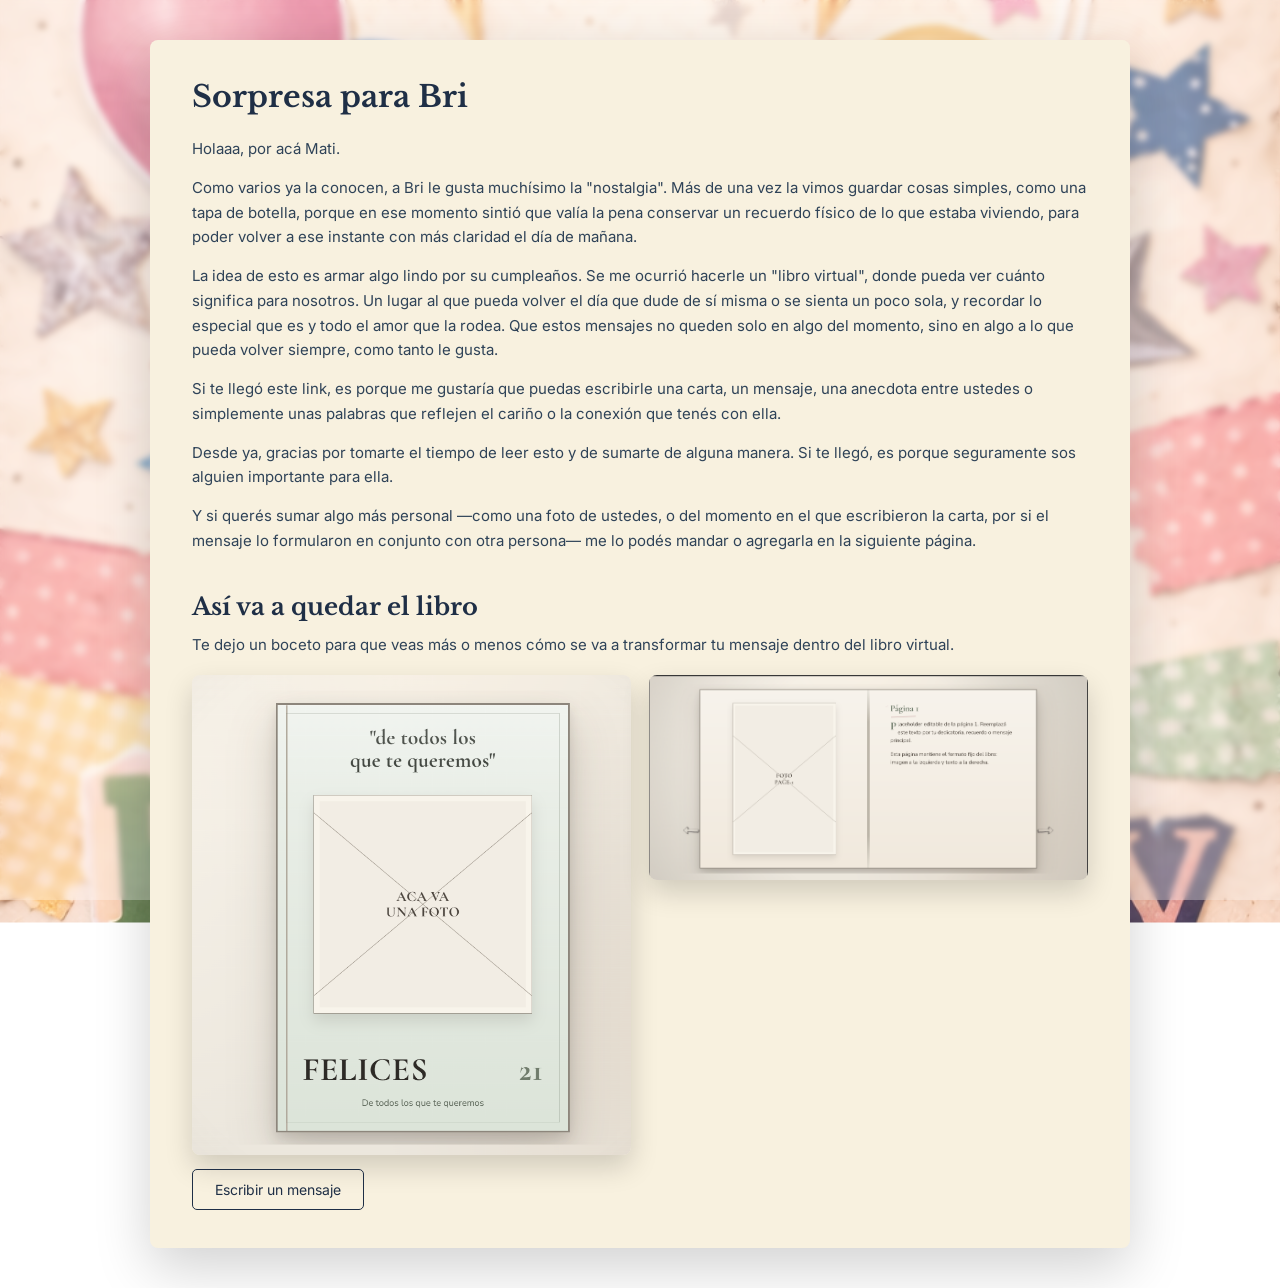
<file: index.html>
<!DOCTYPE html>
<html lang="es">
<head>
  <meta charset="UTF-8">
  <meta name="viewport" content="width=device-width, initial-scale=1.0">
  <title>Una carta para vos</title>

  <link href="https://fonts.googleapis.com/css2?family=Libre+Baskerville&family=Inter:wght@300;400;500&display=swap" rel="stylesheet">
  <link rel="stylesheet" href="Style.css">
</head>
<body>

  <main>

    <section class="carta" id="cartaPrincipal">
      <h1>Sorpresa para Bri</h1>

      <p>Holaaa, por acá Mati.</p>

      <p>
        Como varios ya la conocen, a Bri le gusta muchísimo la "nostalgia".
        Más de una vez la vimos guardar cosas simples, como una tapa de botella,
        porque en ese momento sintió que valía la pena conservar un recuerdo físico
        de lo que estaba viviendo, para poder volver a ese instante con más claridad el día de mañana.
      </p>

      <p>
        La idea de esto es armar algo lindo por su cumpleaños.
        Se me ocurrió hacerle un "libro virtual", donde pueda ver cuánto significa para nosotros.
        Un lugar al que pueda volver el día que dude de sí misma o se sienta un poco sola,
        y recordar lo especial que es y todo el amor que la rodea.
        Que estos mensajes no queden solo en algo del momento,
        sino en algo a lo que pueda volver siempre, como tanto le gusta.
      </p>

      <p>
        Si te llegó este link, es porque me gustaría que puedas escribirle una carta,
        un mensaje, una anecdota entre ustedes o simplemente unas palabras que reflejen el cariño o la conexión que tenés con ella.
      </p>

      <p>
        Desde ya, gracias por tomarte el tiempo de leer esto y de sumarte de alguna manera.
        Si te llegó, es porque seguramente sos alguien importante para ella.
      </p>

      <p>
        Y si querés sumar algo más personal —como una foto de ustedes,
        o del momento en el que escribieron la carta,
        por si el mensaje lo formularon en conjunto con otra persona—
        me lo podés mandar o agregarla en la siguiente página.
      </p>

      <section class="preview-libro">
        <h2>Así va a quedar el libro</h2>
        <p>
          Te dejo un boceto para que veas más o menos cómo se va a transformar
          tu mensaje dentro del libro virtual.
        </p>

        <div class="preview-grid">
          <figure class="preview-item">
            <img src="boceto-portada.png" alt="Boceto de portada del libro">
          </figure>

          <figure class="preview-item">
            <img src="boceto-interior.png" alt="Boceto de una página interior del libro">
          </figure>
        </div>
      </section>

      <button type="button" id="btnAbrirFormulario">Escribir un mensaje</button>
    </section>

    <section class="formulario" id="contenedorFormulario">
      <h2>Dejá tu mensaje</h2>

      <form
        id="formCarta"
        action="https://api.web3forms.com/submit"
        method="POST"
      >
        <input type="hidden" name="access_key" value="314661be-7d50-4c9a-a743-e65715cbb8c8">
        <input type="hidden" name="subject" value="Nuevo mensaje para Bri">
        <input type="hidden" name="from_name" value="Cartas para Bri">

        <div>
          <label for="name">Tu nombre</label>
          <input
            type="text"
            id="name"
            name="name"
            placeholder="Escribe tu nombre"
            required
          >
        </div>

        <div>
          <label for="message">Tu mensaje</label>
          <textarea
            id="message"
            name="message"
            rows="8"
            placeholder="Escribe acá lo que quieras decir..."
            required
          ></textarea>
        </div>

        <div class="campo-archivo">
          <label for="attachment">Adjuntar imagen (opcional)</label>
          <input
            type="file"
            id="attachment"
            name="attachment"
            data-advanced="true"
            accept="image/*"
            data-max-file-size="10MB"
            data-max-files="1"
            data-content='Arrastra una imagen o <span class="filepond--label-action">búscala</span>'
          >
          <p class="ayuda-archivo">
            Si querés, podés adjuntar una foto de ustedes o del momento en que escribieron la carta.
          </p>
        </div>

        <div class="botones-formulario">
          <button type="submit">Enviar mensaje</button>
          <button type="button" id="btnVolverCarta">Volver</button>
        </div>
      </form>
    </section>

  </main>

  <script>
    var btnAbrirFormulario = document.getElementById("btnAbrirFormulario");
    var btnVolverCarta = document.getElementById("btnVolverCarta");
    var cartaPrincipal = document.getElementById("cartaPrincipal");
    var contenedorFormulario = document.getElementById("contenedorFormulario");

    btnAbrirFormulario.addEventListener("click", function () {
      cartaPrincipal.style.display = "none";
      contenedorFormulario.style.display = "block";
    });

    btnVolverCarta.addEventListener("click", function () {
      contenedorFormulario.style.display = "none";
      cartaPrincipal.style.display = "block";
    });
  </script>

  <script src="https://web3forms.com/client/script.js" async defer></script>
</body>
</html>
</file>
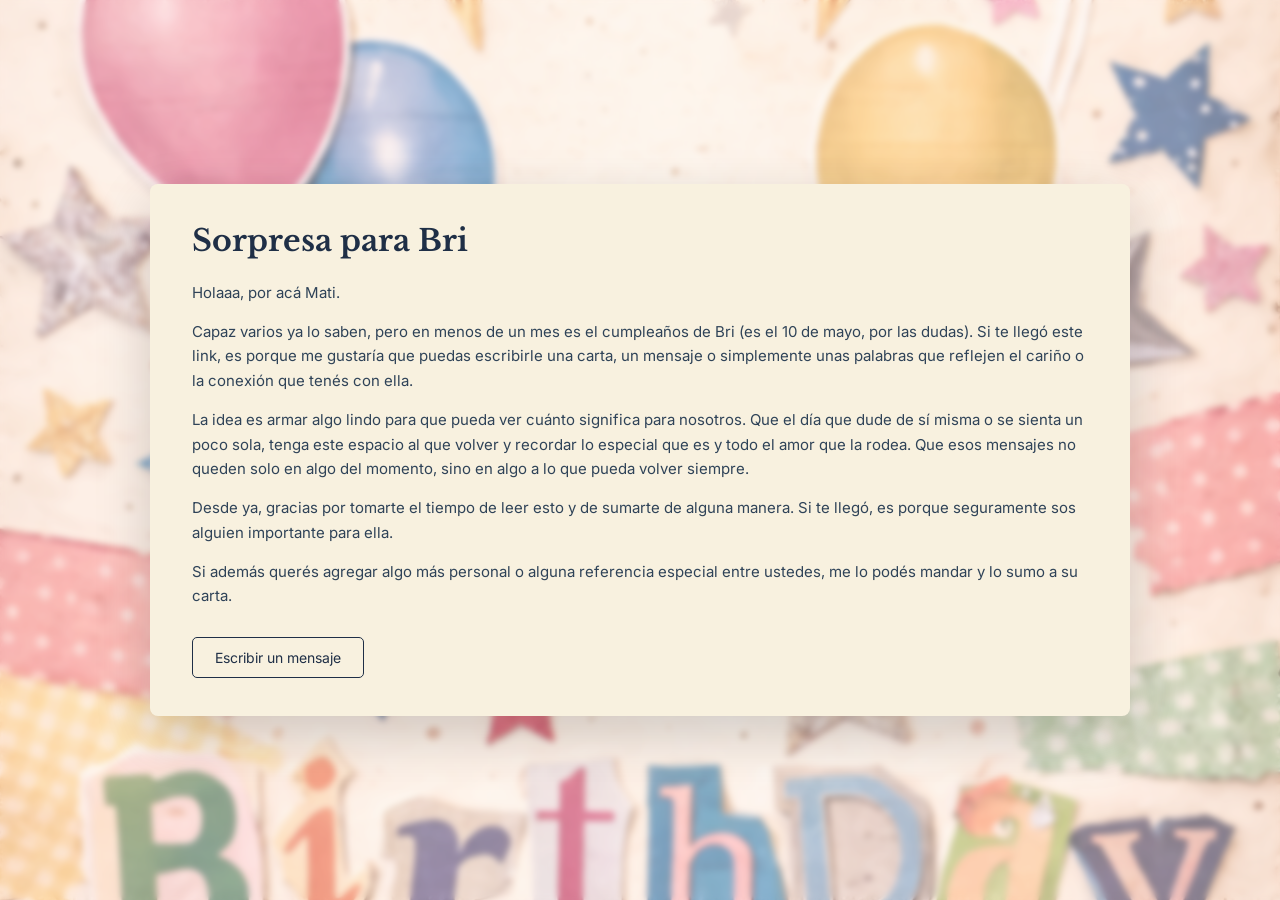
<file: index.html.html>
<!DOCTYPE html>
<html lang="es">
<head>
  <meta charset="UTF-8">
  <meta name="viewport" content="width=device-width, initial-scale=1.0">
  <title>Una carta para vos</title>

  <link href="https://fonts.googleapis.com/css2?family=Libre+Baskerville&family=Inter:wght@300;400&display=swap" rel="stylesheet">
  <link rel="stylesheet" href="Style.css">
</head>
<body>

  <main>

    <!-- CARTA -->
    <section class="carta" id="cartaPrincipal">
      <h1>Sorpresa para Bri</h1>

      <p>Holaaa, por acá Mati.</p>

      <p>
        Capaz varios ya lo saben, pero en menos de un mes es el cumpleaños de Bri
        (es el 10 de mayo, por las dudas). Si te llegó este link, es porque me gustaría
        que puedas escribirle una carta, un mensaje o simplemente unas palabras que
        reflejen el cariño o la conexión que tenés con ella.
      </p>

      <p>
        La idea es armar algo lindo para que pueda ver cuánto significa para nosotros.
        Que el día que dude de sí misma o se sienta un poco sola, tenga este espacio
        al que volver y recordar lo especial que es y todo el amor que la rodea.
        Que esos mensajes no queden solo en algo del momento, sino en algo a lo que
        pueda volver siempre.
      </p>

      <p>
        Desde ya, gracias por tomarte el tiempo de leer esto y de sumarte de alguna manera.
        Si te llegó, es porque seguramente sos alguien importante para ella.
      </p>

      <p>
        Si además querés agregar algo más personal o alguna referencia especial entre ustedes,
        me lo podés mandar y lo sumo a su carta.
      </p>

      <button type="button" id="btnAbrirFormulario">Escribir un mensaje</button>
    </section>

    <!-- FORMULARIO -->
    <section class="formulario" id="contenedorFormulario">

      <h2>Dejá tu mensaje</h2>

      <form id="formCarta">

        <input type="hidden" name="access_key" value="314661be-7d50-4c9a-a743-e65715cbb8c8">
        <input type="hidden" name="subject" value="Nuevo mensaje para Bri">
        <input type="hidden" name="from_name" value="Cartas para Bri">

        <div>
          <label for="name">Tu nombre</label>
          <input type="text" id="name" name="name" placeholder="Escribe tu nombre" required>
        </div>

        <div>
          <label for="message">Tu mensaje</label>
          <textarea
            id="message"
            name="message"
            rows="8"
            placeholder="Escribe acá lo que quieras decir..."
            required
          ></textarea>
        </div>

        <div>
    <label for="archivo">Adjuntar imagen (opcional, hasta 10mb)</label>
    <input type="file" id="archivo" name="attachment" accept="image/*">
  </div>

        <p id="estadoEnvio"></p>

        <div class="botones-formulario">
          <button type="submit">Enviar mensaje</button>
          <button type="button" id="btnVolverCarta">Volver</button>
        </div>

      </form>

    </section>

  </main>

  <script>
    var btnAbrirFormulario = document.getElementById("btnAbrirFormulario");
    var btnVolverCarta = document.getElementById("btnVolverCarta");
    var cartaPrincipal = document.getElementById("cartaPrincipal");
    var contenedorFormulario = document.getElementById("contenedorFormulario");
    var formCarta = document.getElementById("formCarta");
    var estadoEnvio = document.getElementById("estadoEnvio");

    btnAbrirFormulario.addEventListener("click", function () {
      cartaPrincipal.style.display = "none";
      contenedorFormulario.style.display = "block";
    });

    btnVolverCarta.addEventListener("click", function () {
      contenedorFormulario.style.display = "none";
      cartaPrincipal.style.display = "block";
      estadoEnvio.textContent = "";
    });

    formCarta.addEventListener("submit", function(e) {
      e.preventDefault();

      estadoEnvio.textContent = "Enviando mensaje...";

      var formData = new FormData(formCarta);

      fetch("https://api.web3forms.com/submit", {
        method: "POST",
        body: formData
      })
      .then(response => response.json())
      .then(data => {
        if (data.success) {
          estadoEnvio.textContent = "Mensaje enviado correctamente 💌";
          formCarta.reset();
        } else {
          estadoEnvio.textContent = "Error al enviar el mensaje";
        }
      })
      .catch(() => {
        estadoEnvio.textContent = "Error de conexión";
      });
    });
  </script>

</body>
</html>
</file>
<file: Style.css>
* {
  margin: 0;
  padding: 0;
  box-sizing: border-box;
}

body {
  min-height: 100vh;
  font-family: 'Inter', sans-serif;
  color: #2c2c2c;
  position: relative;
  overflow-x: hidden;
}

body::before {
  content: "";
  position: fixed;
  inset: 0;
  background-image: url("./happ.png");
  background-size: cover;
  background-position: center;
  background-repeat: no-repeat;
  transform: scale(1.05);
  animation: moverFondo 18s ease-in-out infinite alternate;
  z-index: 0;
}

body::after {
  content: "";
  position: fixed;
  inset: 0;
  background: rgba(255, 255, 255, 0.32);
  backdrop-filter: blur(3px);
  z-index: 1;
}

main {
  position: relative;
  z-index: 2;
  min-height: 100vh;
  display: flex;
  align-items: center;
  justify-content: center;
  padding: 40px 20px;
}

.carta,
.formulario {
  width: 100%;
  max-width: 980px;
  background: #f8f1df;
  border-radius: 8px;
  padding: 38px 42px;
  box-shadow: 0 20px 55px rgba(0, 0, 0, 0.18);
  animation: aparecerCarta 0.5s ease;
}

.carta h1,
.formulario h2,
.preview-libro h2 {
  font-family: 'Libre Baskerville', serif;
  color: #1f2f46;
}

.carta h1 {
  font-size: 30px;
  margin-bottom: 22px;
}

.formulario h2 {
  font-size: 24px;
  margin-bottom: 22px;
}

.carta p {
  font-size: 15px;
  line-height: 1.65;
  color: #2f4358;
  margin-bottom: 14px;
}

button {
  margin-top: 14px;
  padding: 11px 22px;
  border: 1px solid #1f2f46;
  background: transparent;
  color: #1f2f46;
  border-radius: 5px;
  font-size: 14px;
  font-family: 'Inter', sans-serif;
  cursor: pointer;
  transition: all 0.25s ease;
}

button:hover {
  background: #1f2f46;
  color: #ffffff;
  transform: translateY(-1px);
}

.formulario {
  display: none;
}

.formulario div {
  margin-bottom: 18px;
}

label {
  display: block;
  margin-bottom: 8px;
  font-size: 14px;
  color: #31465c;
}

input,
textarea {
  width: 100%;
  border: none;
  border-bottom: 1px solid #a7acb3;
  background: transparent;
  padding: 10px 2px;
  font-size: 14px;
  font-family: 'Inter', sans-serif;
  color: #2c2c2c;
}

input::placeholder,
textarea::placeholder {
  color: #7d8791;
}

input:focus,
textarea:focus {
  outline: none;
  border-bottom: 1px solid #1f2f46;
}

.campo-archivo {
  margin-top: 10px;
}

.ayuda-archivo {
  margin-top: 10px;
  font-size: 13px;
  line-height: 1.5;
  color: #526477;
}

.botones-formulario {
  display: flex;
  gap: 12px;
  flex-wrap: wrap;
  margin-top: 20px;
}

/* Boceto / preview */
.preview-libro {
  margin-top: 28px;
  padding-top: 10px;
}

.preview-libro h2 {
  font-size: 24px;
  margin-bottom: 12px;
}

.preview-libro p {
  margin-bottom: 18px;
}

.preview-grid {
  display: grid;
  grid-template-columns: repeat(2, 1fr);
  gap: 18px;
}

.preview-item {
  margin: 0;
}

.preview-item img {
  display: block;
  width: 100%;
  border-radius: 8px;
  box-shadow: 0 12px 28px rgba(0, 0, 0, 0.16);
}

/* Animaciones */
@keyframes aparecerCarta {
  from {
    opacity: 0;
    transform: translateY(16px);
  }
  to {
    opacity: 1;
    transform: translateY(0);
  }
}

@keyframes moverFondo {
  0% {
    transform: scale(1.05) translate(0px, 0px);
  }
  100% {
    transform: scale(1.1) translate(-12px, -8px);
  }
}

@media (max-width: 768px) {
  main {
    padding: 24px 16px;
  }

  .carta,
  .formulario {
    padding: 26px 22px;
    max-width: 100%;
  }

  .carta h1 {
    font-size: 24px;
  }

  .formulario h2,
  .preview-libro h2 {
    font-size: 21px;
  }

  .carta p {
    font-size: 14px;
    line-height: 1.55;
  }

  .preview-grid {
    grid-template-columns: 1fr;
  }
}
</file>
